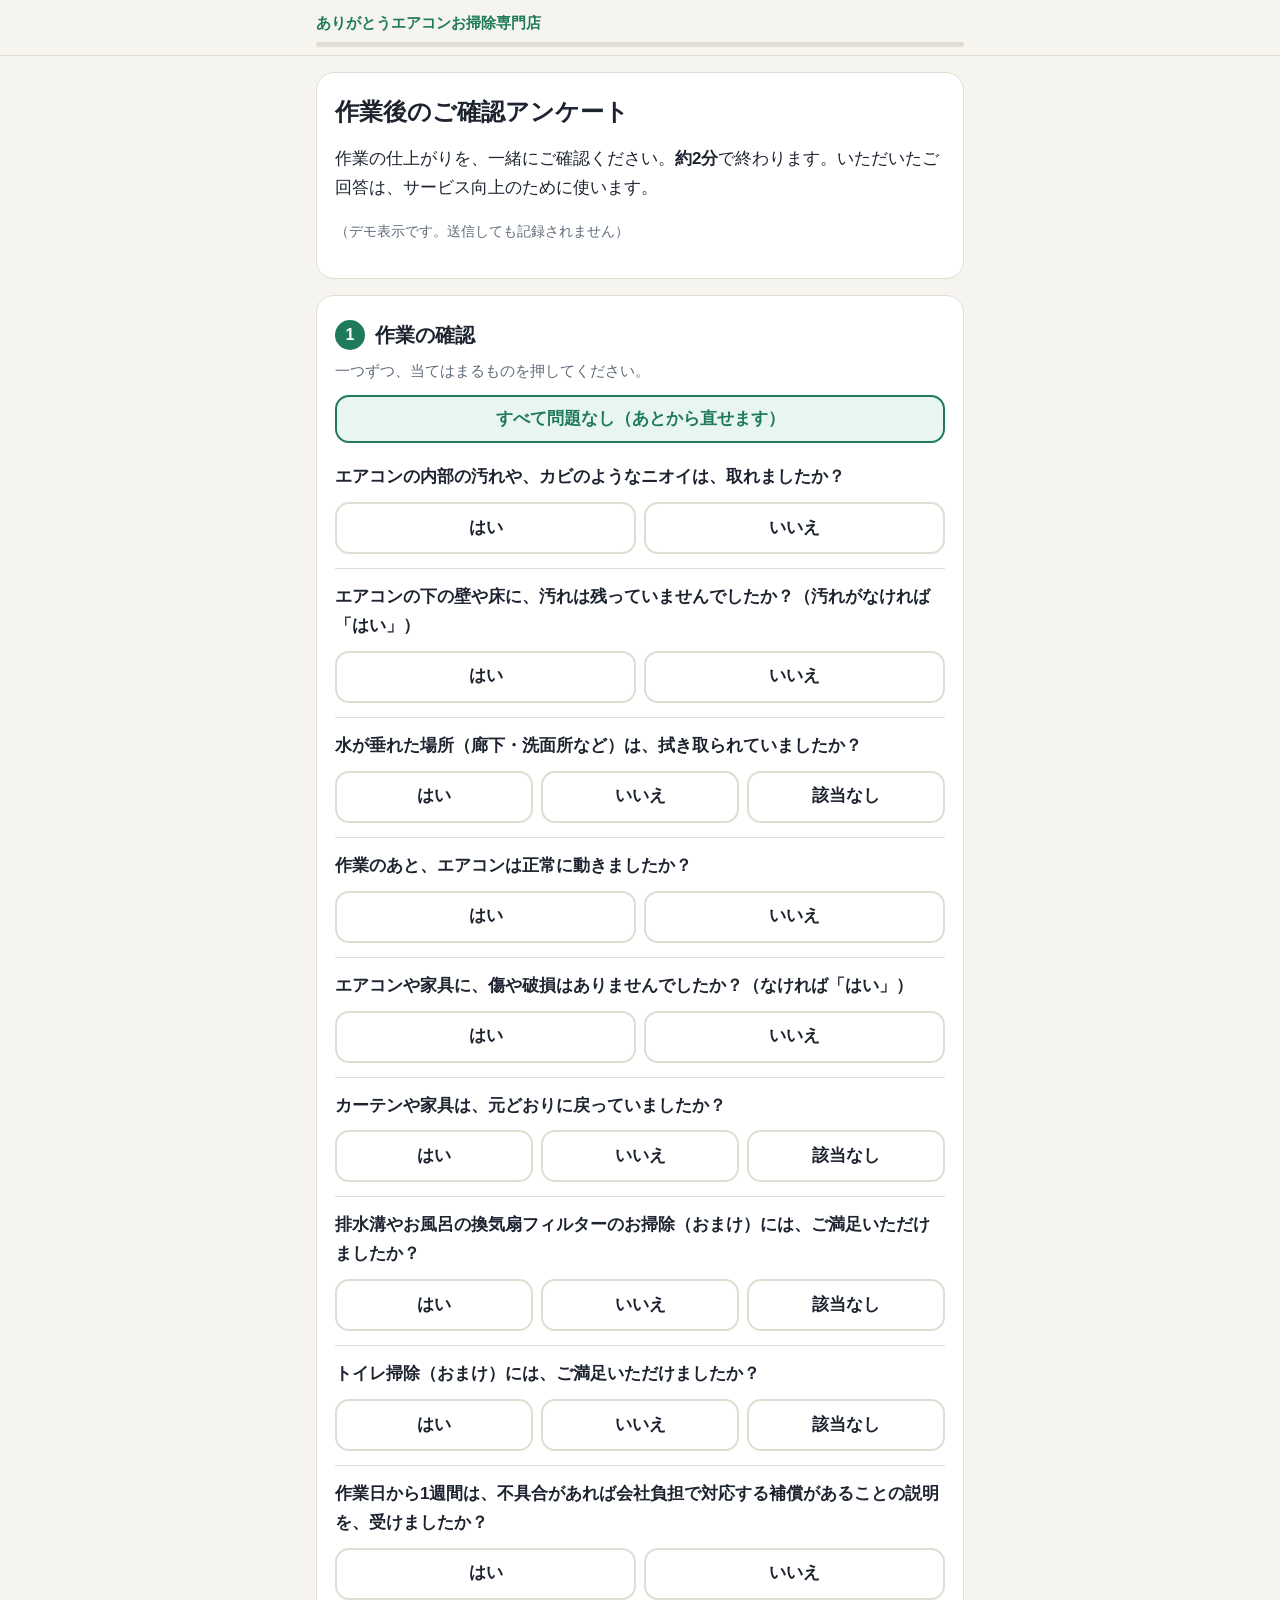
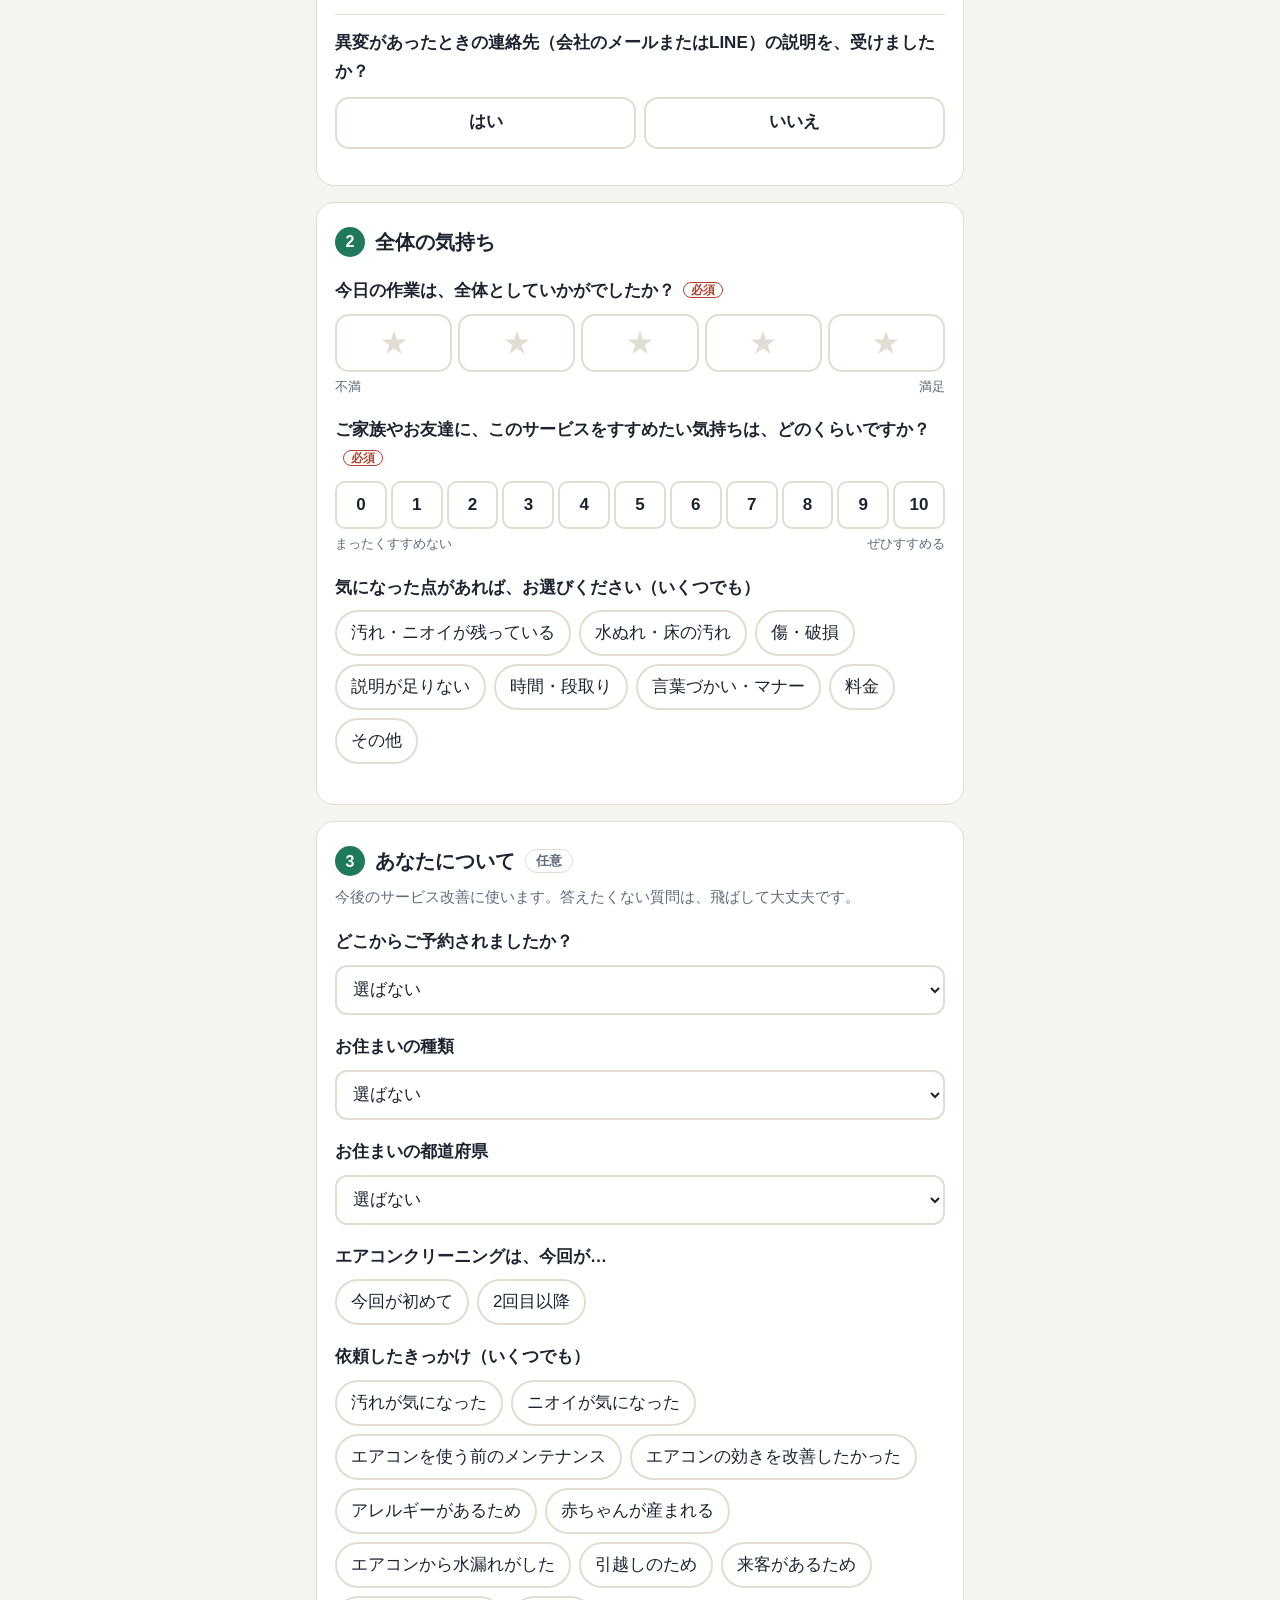
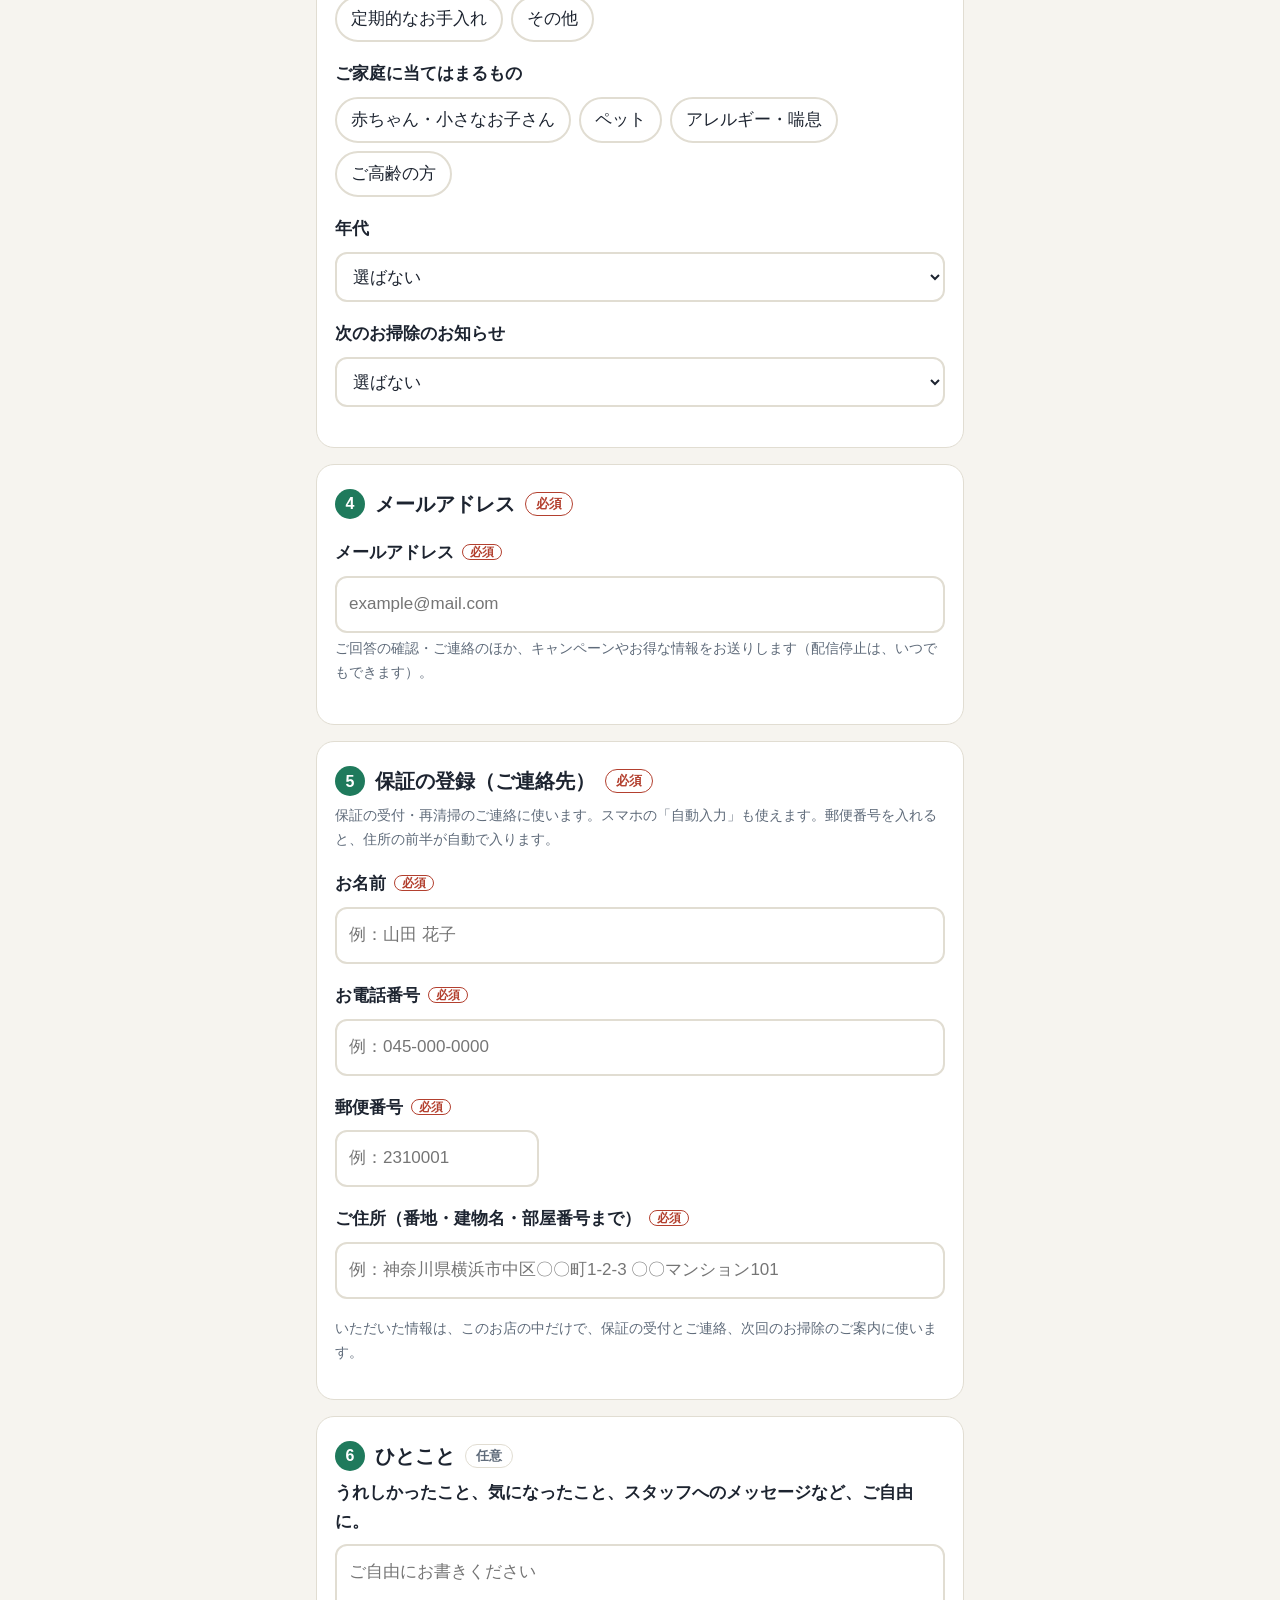
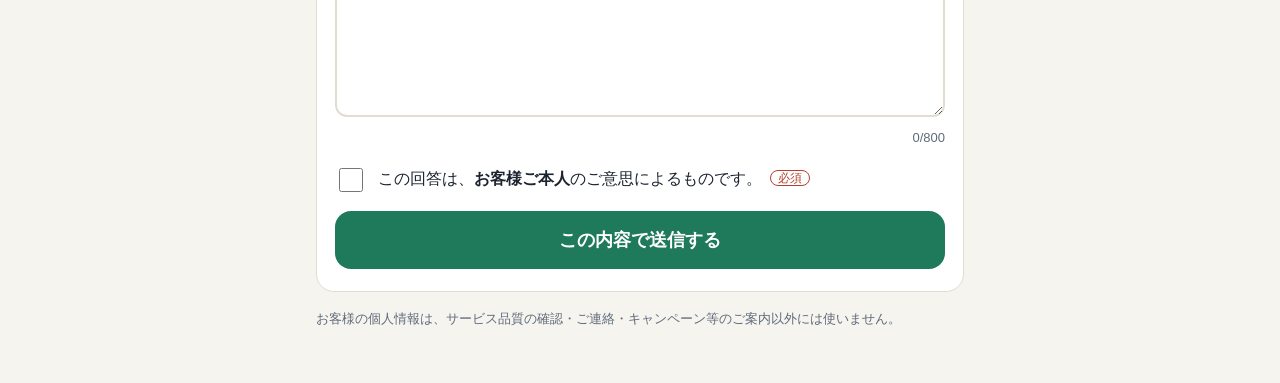
<file: index.html>
<!doctype html>
<html lang="ja"><head><meta charset="utf-8"><meta name="viewport" content="width=device-width,initial-scale=1">
<title>作業後のご確認アンケート</title><meta name="robots" content="noindex">
<meta http-equiv="Content-Security-Policy" content="default-src 'self'; script-src 'self'; style-src 'self' 'unsafe-inline'; img-src 'self' data:; connect-src 'self' https://script.google.com https://script.googleusercontent.com; font-src 'self' data:; object-src 'none'; base-uri 'self'; form-action 'self'">
<meta name="referrer" content="no-referrer">
<link rel="stylesheet" href="form.css"></head>
<body>
<header class="top"><div class="wrap"><div class="brand" id="brand"></div><div class="prog" aria-hidden="true"><i id="progbar"></i></div></div></header>
<main class="wrap" id="app">
  <section id="intro" class="card hero"><h1>作業後のご確認アンケート</h1>
    <p>作業の仕上がりを、一緒にご確認ください。<b>約2分</b>で終わります。いただいたご回答は、サービス向上のために使います。</p>
    <p class="note" id="demo" hidden>（デモ表示です。送信しても記録されません）</p></section>
  <form id="f" novalidate autocomplete="off">
    <input type="text" name="website" id="hp" tabindex="-1" autocomplete="off" aria-hidden="true" style="position:absolute;left:-9999px;opacity:0">
    <section class="card" id="s-check"><h2><span class="no">1</span>作業の確認</h2>
      <p class="sub">一つずつ、当てはまるものを押してください。</p>
      <div class="quick"><button type="button" id="allok" class="ghost">すべて問題なし（あとから直せます）</button></div>
      <div id="items"></div></section>
    <section class="card" id="s-score"><h2><span class="no">2</span>全体の気持ち</h2>
      <fieldset class="q" data-err="star"><legend>今日の作業は、全体としていかがでしたか？<em>必須</em></legend><div class="stars" id="stars" role="radiogroup" aria-label="総合の満足度"></div><div class="stars-l"><span>不満</span><span>満足</span></div></fieldset>
      <fieldset class="q" data-err="nps"><legend>ご家族やお友達に、このサービスをすすめたい気持ちは、どのくらいですか？<em>必須</em></legend><div class="nps" id="nps" role="radiogroup" aria-label="すすめたい気持ち（0〜10）"></div><div class="stars-l"><span>まったくすすめない</span><span>ぜひすすめる</span></div></fieldset>
      <fieldset class="q"><legend>気になった点があれば、お選びください（いくつでも）</legend><div class="chips" id="concerns"></div></fieldset></section>
    <section class="card" id="s-you"><h2><span class="no">3</span>あなたについて<span class="opt">任意</span></h2>
      <p class="sub">今後のサービス改善に使います。答えたくない質問は、飛ばして大丈夫です。</p>
      <div id="ask-src" class="q"><label class="lab" for="src">どこからご予約されましたか？</label><select id="src"></select></div>
      <div id="ask-staff" class="q"><label class="lab" for="staff">担当スタッフ</label><div id="staffbox"></div></div>
      <div id="ask-house" class="q"><label class="lab" for="house">お住まいの種類</label><select id="house"></select></div>
      <div id="ask-area" class="q"><label class="lab" for="area">お住まいの都道府県</label><select id="area"></select></div>
      <fieldset class="q"><legend>エアコンクリーニングは、今回が…</legend><div class="chips single" id="visit"></div></fieldset>
      <fieldset class="q"><legend>依頼したきっかけ（いくつでも）</legend><div class="chips" id="reasons"></div></fieldset>
      <fieldset class="q"><legend>ご家庭に当てはまるもの</legend><div class="chips" id="family"></div></fieldset>
      <div class="q"><label class="lab" for="age">年代</label><select id="age"></select></div>
      <div class="q"><label class="lab" for="next">次のお掃除のお知らせ</label><select id="next"></select></div>
</section>
    <section class="card" id="s-mail"><h2><span class="no">4</span>メールアドレス<span class="req">必須</span></h2>
      <div class="q" id="ask-email"><label class="lab" for="email">メールアドレス<em>必須</em></label><input type="email" id="email" inputmode="email" placeholder="example@mail.com" autocomplete="email" required>
        <p class="note">ご回答の確認・ご連絡のほか、キャンペーンやお得な情報をお送りします（配信停止は、いつでもできます）。</p></div></section>
    <section class="card" id="s-contact"><h2><span class="no">5</span>保証の登録（ご連絡先）<span class="req">必須</span></h2>
      <p class="note">保証の受付・再清掃のご連絡に使います。スマホの「自動入力」も使えます。郵便番号を入れると、住所の前半が自動で入ります。</p>
      <div class="q"><label class="lab" for="cName">お名前<em>必須</em></label><input type="text" id="cName" autocomplete="name" maxlength="40" placeholder="例：山田 花子"></div>
      <div class="q"><label class="lab" for="cPhone">お電話番号<em>必須</em></label><input type="tel" id="cPhone" autocomplete="tel" inputmode="tel" maxlength="15" placeholder="例：045-000-0000"></div>
      <div class="q"><label class="lab" for="cZip">郵便番号<em>必須</em></label><input type="text" id="cZip" class="short" autocomplete="postal-code" inputmode="numeric" maxlength="8" placeholder="例：2310001"></div>
      <div class="q"><label class="lab" for="cAddr">ご住所（番地・建物名・部屋番号まで）<em>必須</em></label><input type="text" id="cAddr" autocomplete="street-address" maxlength="120" placeholder="例：神奈川県横浜市中区〇〇町1-2-3 〇〇マンション101"></div>
      <p class="note">いただいた情報は、このお店の中だけで、保証の受付とご連絡、次回のお掃除のご案内に使います。</p></section>
    <section class="card" id="s-text"><h2><span class="no">6</span>ひとこと<span class="opt">任意</span></h2>
      <label class="lab" for="comment">うれしかったこと、気になったこと、スタッフへのメッセージなど、ご自由に。</label>
      <textarea id="comment" rows="5" maxlength="800" placeholder="ご自由にお書きください"></textarea><div class="count"><span id="cnt">0</span>/800</div>
      <label class="agree"><input type="checkbox" id="self"><span>この回答は、<b>お客様ご本人</b>のご意思によるものです。<em>必須</em></span></label>
      <p class="err" id="err" role="alert" hidden></p>
      <button type="submit" id="submit" class="primary">この内容で送信する</button></section>
  </form>
  <section id="done" class="card" hidden></section>
</main>
<footer class="wrap foot"><p>お客様の個人情報は、サービス品質の確認・ご連絡・キャンペーン等のご案内以外には使いません。</p></footer>
<script src="config.js"></script><script src="form.js"></script>
</body></html>
</file>
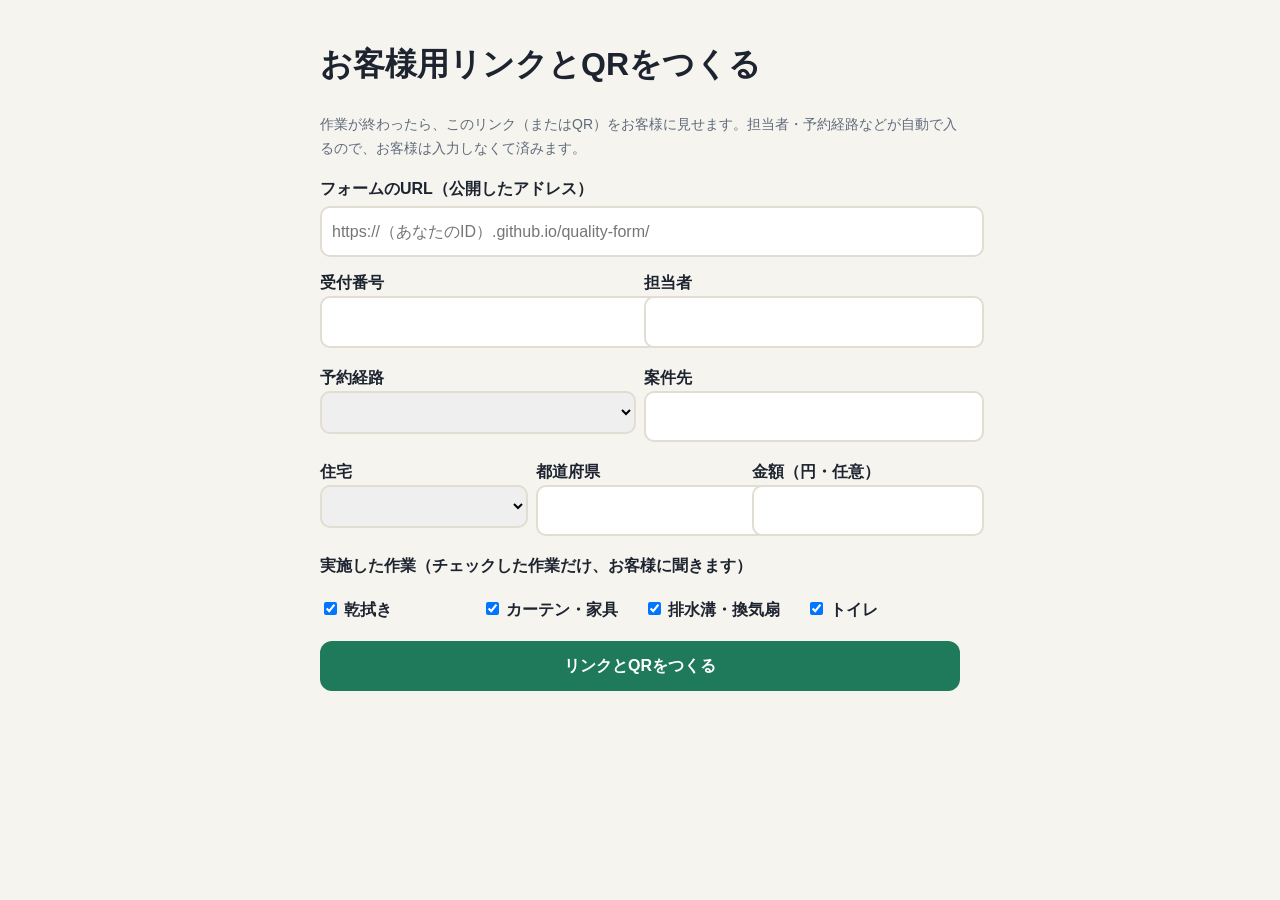
<file: link-maker.html>
<!doctype html><html lang="ja"><head><meta charset="utf-8"><meta name="viewport" content="width=device-width,initial-scale=1"><title>お客様用リンクとQRをつくる（スタッフ用）</title><meta name="robots" content="noindex">
<meta http-equiv="Content-Security-Policy" content="default-src 'self'; script-src 'self'; style-src 'self' 'unsafe-inline'; img-src 'self' data:; connect-src 'self' https://script.google.com https://script.googleusercontent.com; font-src 'self' data:; object-src 'none'; base-uri 'self'; form-action 'self'">
<meta name="referrer" content="no-referrer">
<script src="qrcode.min.js"></script>
<style>body{font:16px/1.7 "Hiragino Sans",sans-serif;max-width:640px;margin:0 auto;padding:16px;background:#f6f4ef;color:#1d2430}label{display:block;margin:12px 0 4px;font-weight:700}input,select{width:100%;font:inherit;padding:10px;border:2px solid #e1ddd2;border-radius:10px}
.row{display:flex;gap:8px;flex-wrap:wrap}.row label{flex:1;min-width:140px;font-weight:600}button{margin-top:14px;min-height:50px;width:100%;border:0;border-radius:12px;background:#1f7a5c;color:#fff;font:inherit;font-weight:800}
#out{margin-top:16px;word-break:break-all;background:#fff;border:1px solid #e1ddd2;border-radius:12px;padding:12px}.note{color:#5f6b7a;font-size:14px}</style></head><body>
<h1>お客様用リンクとQRをつくる</h1><p class="note">作業が終わったら、このリンク（またはQR）をお客様に見せます。担当者・予約経路などが自動で入るので、お客様は入力しなくて済みます。</p>
<label>フォームのURL（公開したアドレス）</label><input id="base" placeholder="https://（あなたのID）.github.io/quality-form/">
<div class="row"><label>受付番号<input id="job"></label><label>担当者<input id="staff"></label></div>
<div class="row"><label>予約経路<select id="src"><option></option><option>ユアマイスター</option><option>ホームページ</option><option>くらしのマーケット</option><option>直接（電話・LINE・メールなど）</option><option>その他</option></select></label><label>案件先<input id="site"></label></div>
<div class="row"><label>住宅<select id="house"><option></option><option>マンション・アパート</option><option>戸建て</option><option>その他</option></select></label><label>都道府県<input id="area"></label><label>金額（円・任意）<input id="amt" inputmode="numeric"></label></div>
<label>実施した作業（チェックした作業だけ、お客様に聞きます）</label><div class="row"><label><input type="checkbox" class="svc" value="wipe" checked style="width:auto"> 乾拭き</label><label><input type="checkbox" class="svc" value="curtain" checked style="width:auto"> カーテン・家具</label><label><input type="checkbox" class="svc" value="drain" checked style="width:auto"> 排水溝・換気扇</label><label><input type="checkbox" class="svc" value="toilet" checked style="width:auto"> トイレ</label></div>
<button id="mk">リンクとQRをつくる</button><div id="out" hidden><div id="url"></div><div id="qr" style="margin-top:10px"></div></div>
<script src="link-maker.js"></script></body></html>
</file>
<file: form.css>
:root{--bg:#f6f4ef;--card:#fff;--ink:#1d2430;--mute:#5f6b7a;--line:#e1ddd2;--brand:#1f7a5c;--brand2:#e9f5ef;--warn:#b3402f;--warnbg:#fbeeec;--ok:#1f7a5c;--sel:#10294a;--selink:#fff}
@media (prefers-color-scheme:dark){:root:where(:not([data-theme=light])){--bg:#14181d;--card:#1d232b;--ink:#eef1f5;--mute:#a3adba;--line:#323b46;--brand:#4fc59b;--brand2:#1b3a30;--warn:#ff9a8a;--warnbg:#3a2220;--ok:#4fc59b;--sel:#dbe7ff;--selink:#10294a}}
*{box-sizing:border-box}html{-webkit-text-size-adjust:100%}
body{margin:0;background:var(--bg);color:var(--ink);font:17px/1.7 "Hiragino Sans","Hiragino Kaku Gothic ProN","Noto Sans JP","Yu Gothic",sans-serif}
.wrap{max-width:680px;margin:0 auto;padding:0 16px}
.top{position:sticky;top:0;z-index:5;background:var(--bg);border-bottom:1px solid var(--line)}.top .wrap{padding-top:10px;padding-bottom:8px}
.brand{font-weight:700;font-size:15px;color:var(--brand)}.prog{height:5px;background:var(--line);border-radius:4px;margin-top:6px;overflow:hidden}.prog i{display:block;height:100%;width:0;background:var(--brand);transition:width .3s}
.card{background:var(--card);border:1px solid var(--line);border-radius:18px;padding:22px 18px;margin:16px 0}
.hero h1{font-size:24px;line-height:1.4;margin:0 0 8px}h2{font-size:20px;margin:0 0 6px;display:flex;align-items:center;gap:10px}
.no{display:inline-grid;place-items:center;width:30px;height:30px;border-radius:50%;background:var(--brand);color:#fff;font-size:16px;flex:none}.req{font-size:13px;font-weight:600;color:var(--warn);border:1px solid var(--warn);border-radius:12px;padding:0 10px}.q em{font-style:normal;font-size:12px;color:var(--warn);border:1px solid var(--warn);border-radius:10px;padding:0 7px;margin-left:8px;vertical-align:2px}.opt{font-size:13px;font-weight:600;color:var(--mute);border:1px solid var(--line);border-radius:12px;padding:0 10px}
.sub,.note{color:var(--mute);font-size:15px;margin:4px 0 12px}.note{font-size:14px}
.q{border:0;padding:0;margin:18px 0}legend,.lab{display:block;font-weight:700;margin-bottom:8px;padding:0}legend em,.agree em{font-style:normal;font-size:12px;color:var(--warn);border:1px solid var(--warn);border-radius:10px;padding:0 7px;margin-left:8px;vertical-align:2px}
.item{border-top:1px solid var(--line);padding:14px 0}.item:first-child{border-top:0}.item p{margin:0 0 10px;font-weight:600}.item.bad{background:var(--warnbg);border-radius:12px;padding:12px 10px}
.seg{display:flex;gap:8px}.seg button{flex:1;min-height:52px;border-radius:14px;border:2px solid var(--line);background:var(--card);color:var(--ink);font:inherit;font-weight:700;cursor:pointer}
.seg button[aria-pressed=true]{background:var(--sel);color:var(--selink);border-color:var(--sel)}.seg button.x[aria-pressed=true]{background:var(--warn);border-color:var(--warn);color:#fff}
.seg button:focus-visible,.chips button:focus-visible,.stars button:focus-visible,.nps button:focus-visible,.primary:focus-visible,.ghost:focus-visible,select:focus-visible,input:focus-visible,textarea:focus-visible{outline:3px solid var(--brand);outline-offset:2px}
.quick{margin:0 0 6px}.ghost{background:var(--brand2);color:var(--brand);border:2px solid var(--brand);border-radius:14px;min-height:48px;padding:0 16px;font:inherit;font-weight:700;cursor:pointer;width:100%}
.stars{display:flex;gap:6px}.stars button{flex:1;min-height:58px;border:2px solid var(--line);border-radius:14px;background:var(--card);font-size:28px;line-height:1;color:var(--line);cursor:pointer}.stars button.on{color:#f2a900;border-color:#f2a900}
.stars-l{display:flex;justify-content:space-between;color:var(--mute);font-size:13px;margin-top:4px}
.nps{display:grid;grid-template-columns:repeat(11,1fr);gap:4px}.nps button{min-height:48px;border:2px solid var(--line);border-radius:10px;background:var(--card);color:var(--ink);font:inherit;font-weight:700;cursor:pointer;padding:0}.nps button[aria-pressed=true]{background:var(--sel);color:var(--selink);border-color:var(--sel)}
@media (max-width:420px){.nps{grid-template-columns:repeat(6,1fr)}}
.chips{display:flex;flex-wrap:wrap;gap:8px}.chips button{min-height:46px;padding:6px 14px;border:2px solid var(--line);border-radius:23px;background:var(--card);color:var(--ink);font:inherit;cursor:pointer}.chips button[aria-pressed=true]{background:var(--brand2);border-color:var(--brand);color:var(--brand);font-weight:700}
select,input[type=email],input[type=text],input[type=tel],textarea{width:100%;font:inherit;color:var(--ink);background:var(--card);border:2px solid var(--line);border-radius:12px;padding:12px}select{min-height:50px}
.count{text-align:right;color:var(--mute);font-size:13px}.agree{display:flex;gap:12px;align-items:flex-start;margin:16px 0;font-size:16px}.agree input{width:24px;height:24px;margin-top:3px;flex:none}
.primary{width:100%;min-height:58px;border:0;border-radius:16px;background:var(--brand);color:#fff;font:inherit;font-size:18px;font-weight:800;cursor:pointer}.primary[disabled]{opacity:.6}
.err{color:var(--warn);background:var(--warnbg);border-radius:10px;padding:10px 14px;font-weight:700}
.thanks h2{font-size:24px}.box{border:2px solid var(--brand);background:var(--brand2);border-radius:14px;padding:16px;margin:16px 0}.box h3{margin:0 0 6px;font-size:18px}.box ul{margin:6px 0 10px;padding-left:1.3em}
.linkbtn{display:flex;align-items:center;justify-content:center;min-height:54px;border-radius:14px;background:var(--brand);color:#fff;font-weight:800;text-decoration:none;margin:10px 0;border:0;font:inherit;width:100%;cursor:pointer}.linkbtn.alt{background:var(--card);color:var(--brand);border:2px solid var(--brand)}
.foot{color:var(--mute);font-size:13px;padding-bottom:40px}

input.short{max-width:12em}
/* 入力の形が合わない欄（2026-10-17）：欄のすぐ下の赤い注意と、赤い囲み。送信ボタンも3秒だけ赤く */
.ferr{color:var(--warn);background:var(--warnbg);border-radius:10px;padding:6px 12px;margin:8px 0 0;font-size:15px;font-weight:700}
input.invalid,select.invalid,textarea.invalid{border-color:var(--warn);outline:2px solid var(--warn);outline-offset:1px}
.item.invalid,fieldset.invalid,.agree.invalid{outline:2px solid var(--warn);outline-offset:4px;border-radius:12px}
.primary.nudge{background:var(--warn)}
</file>
